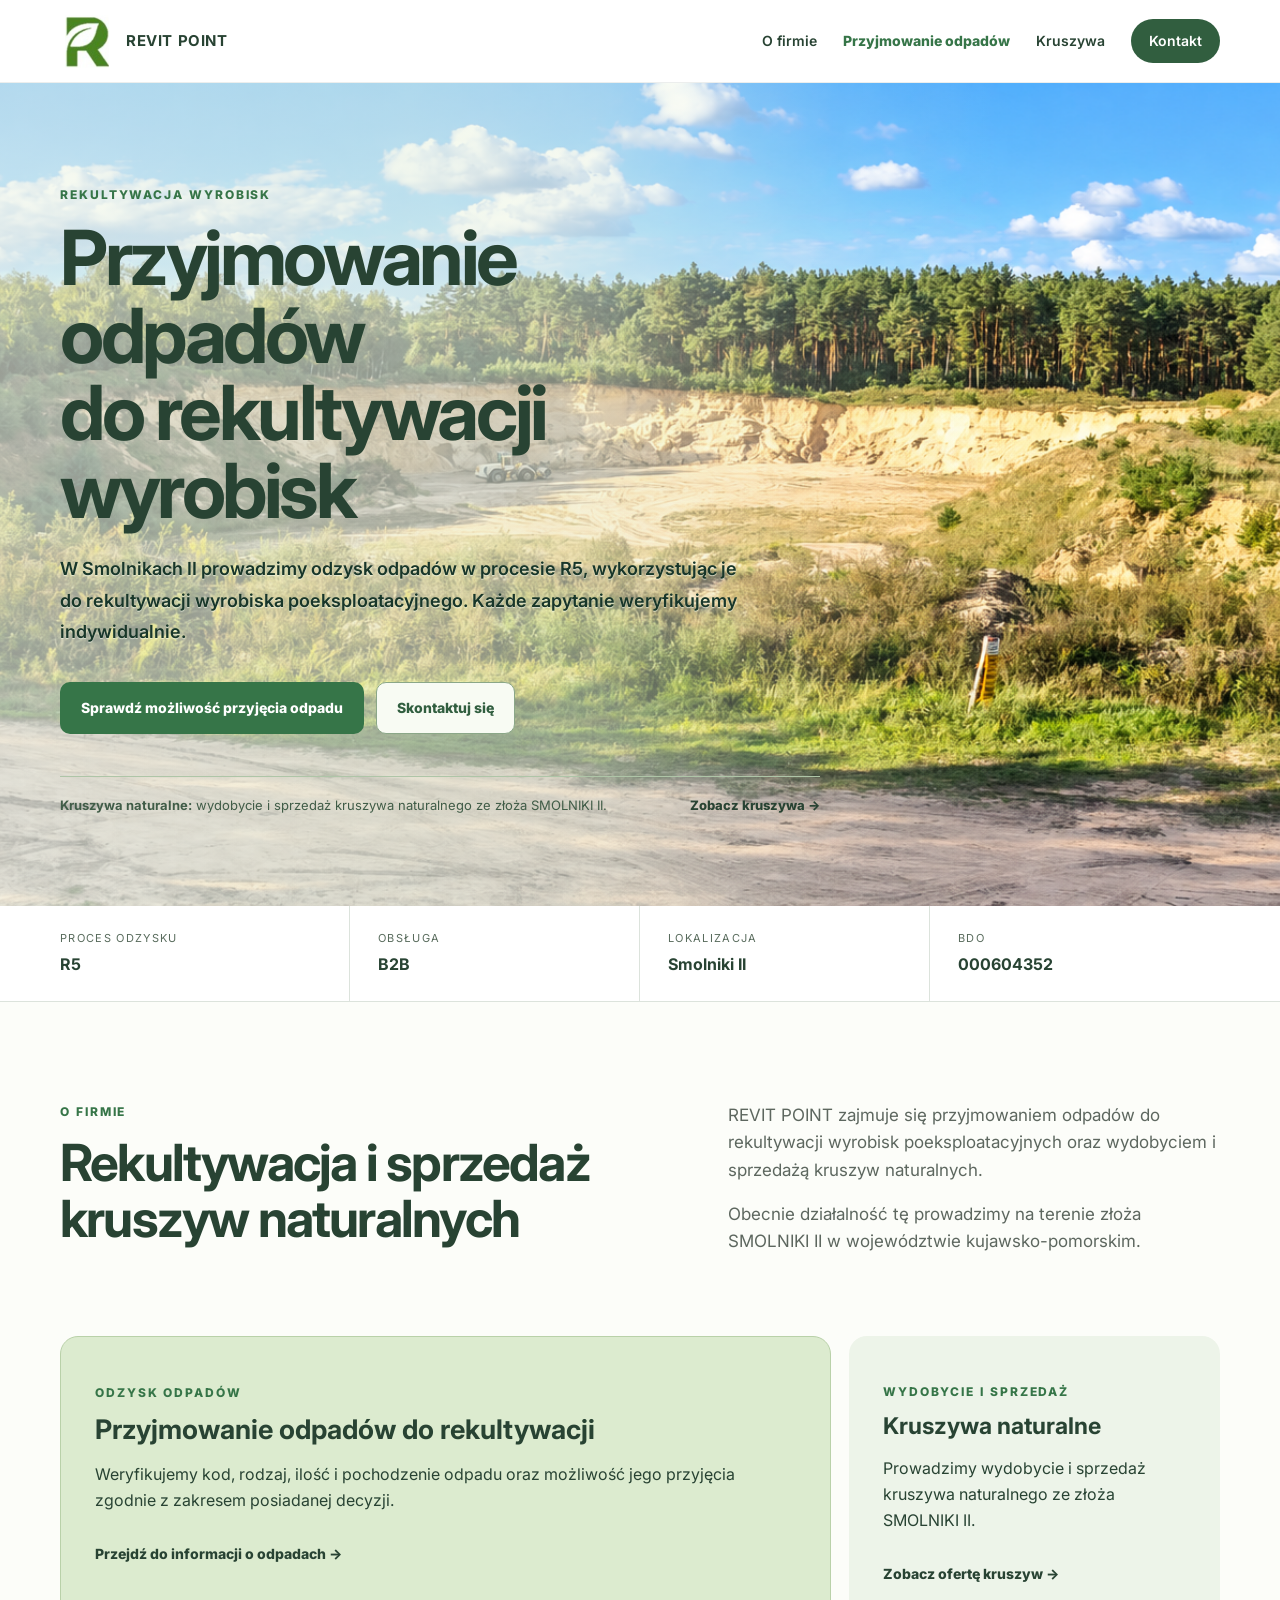
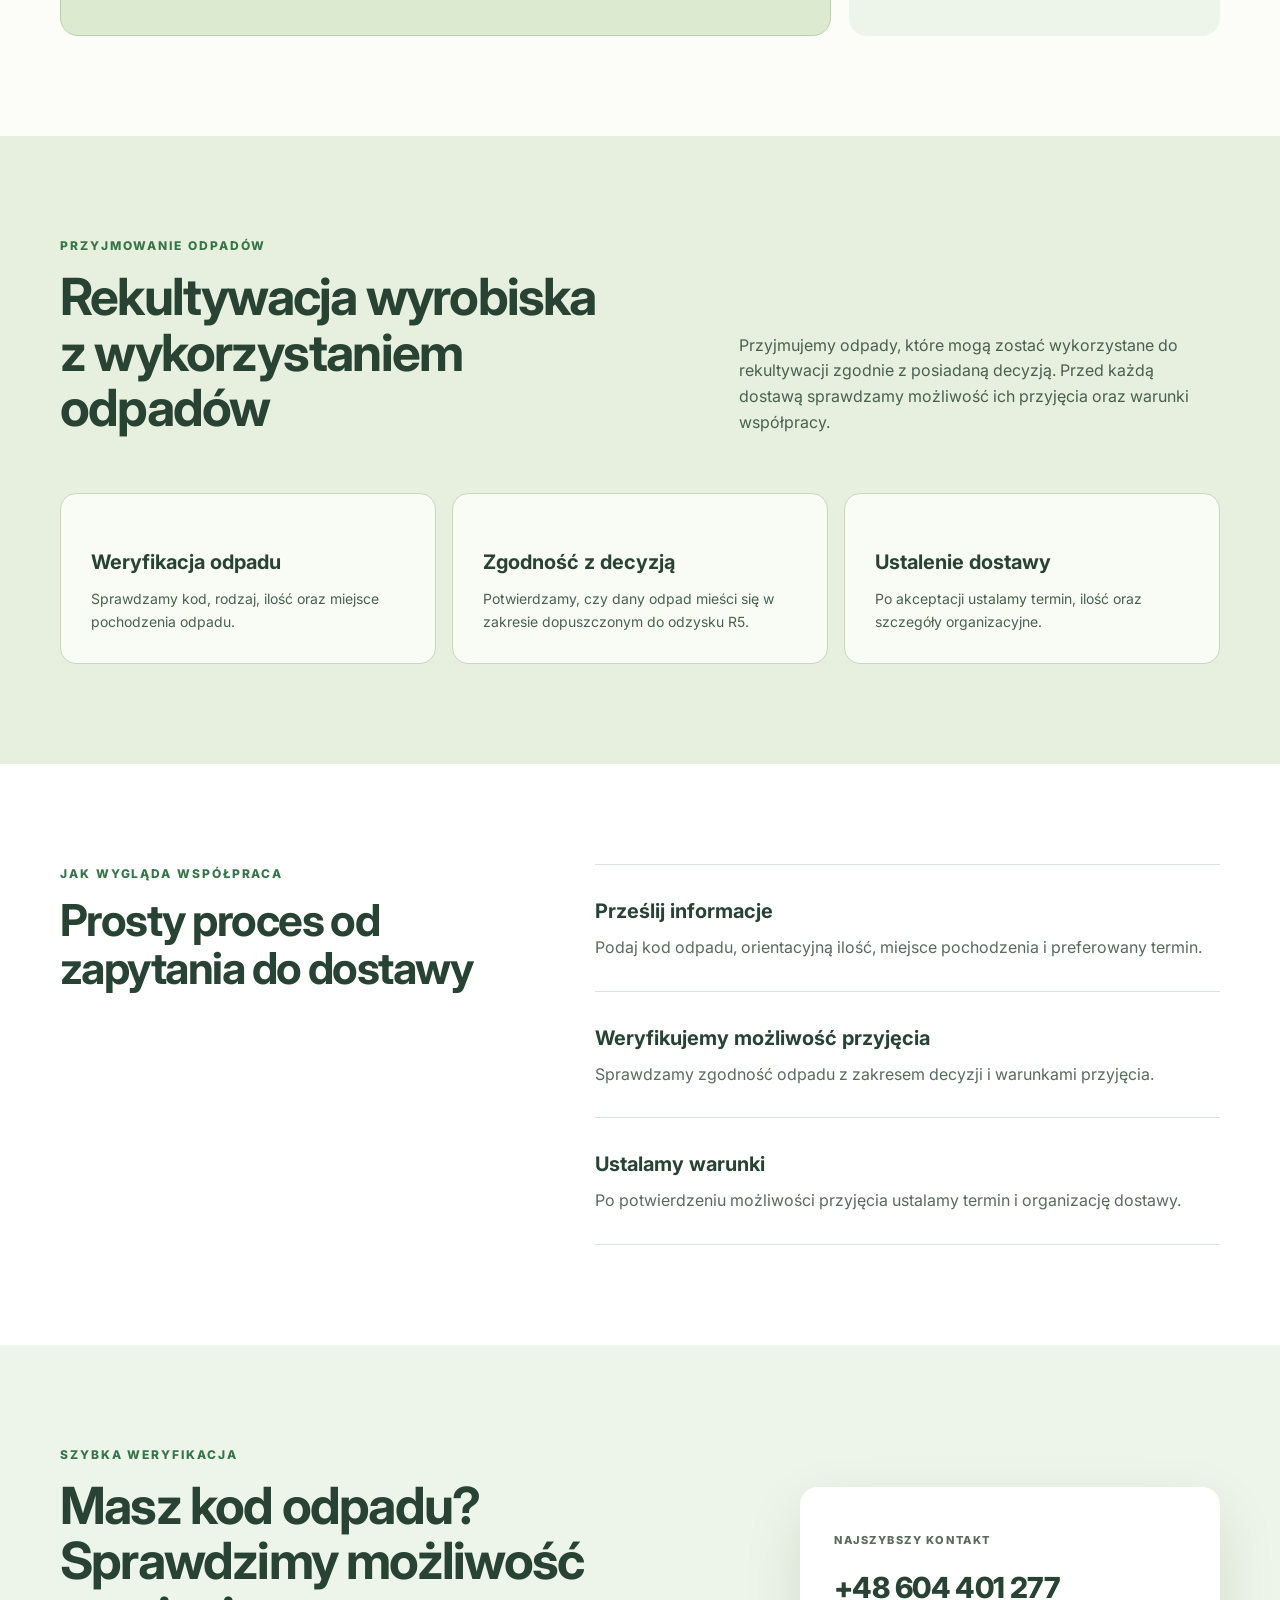
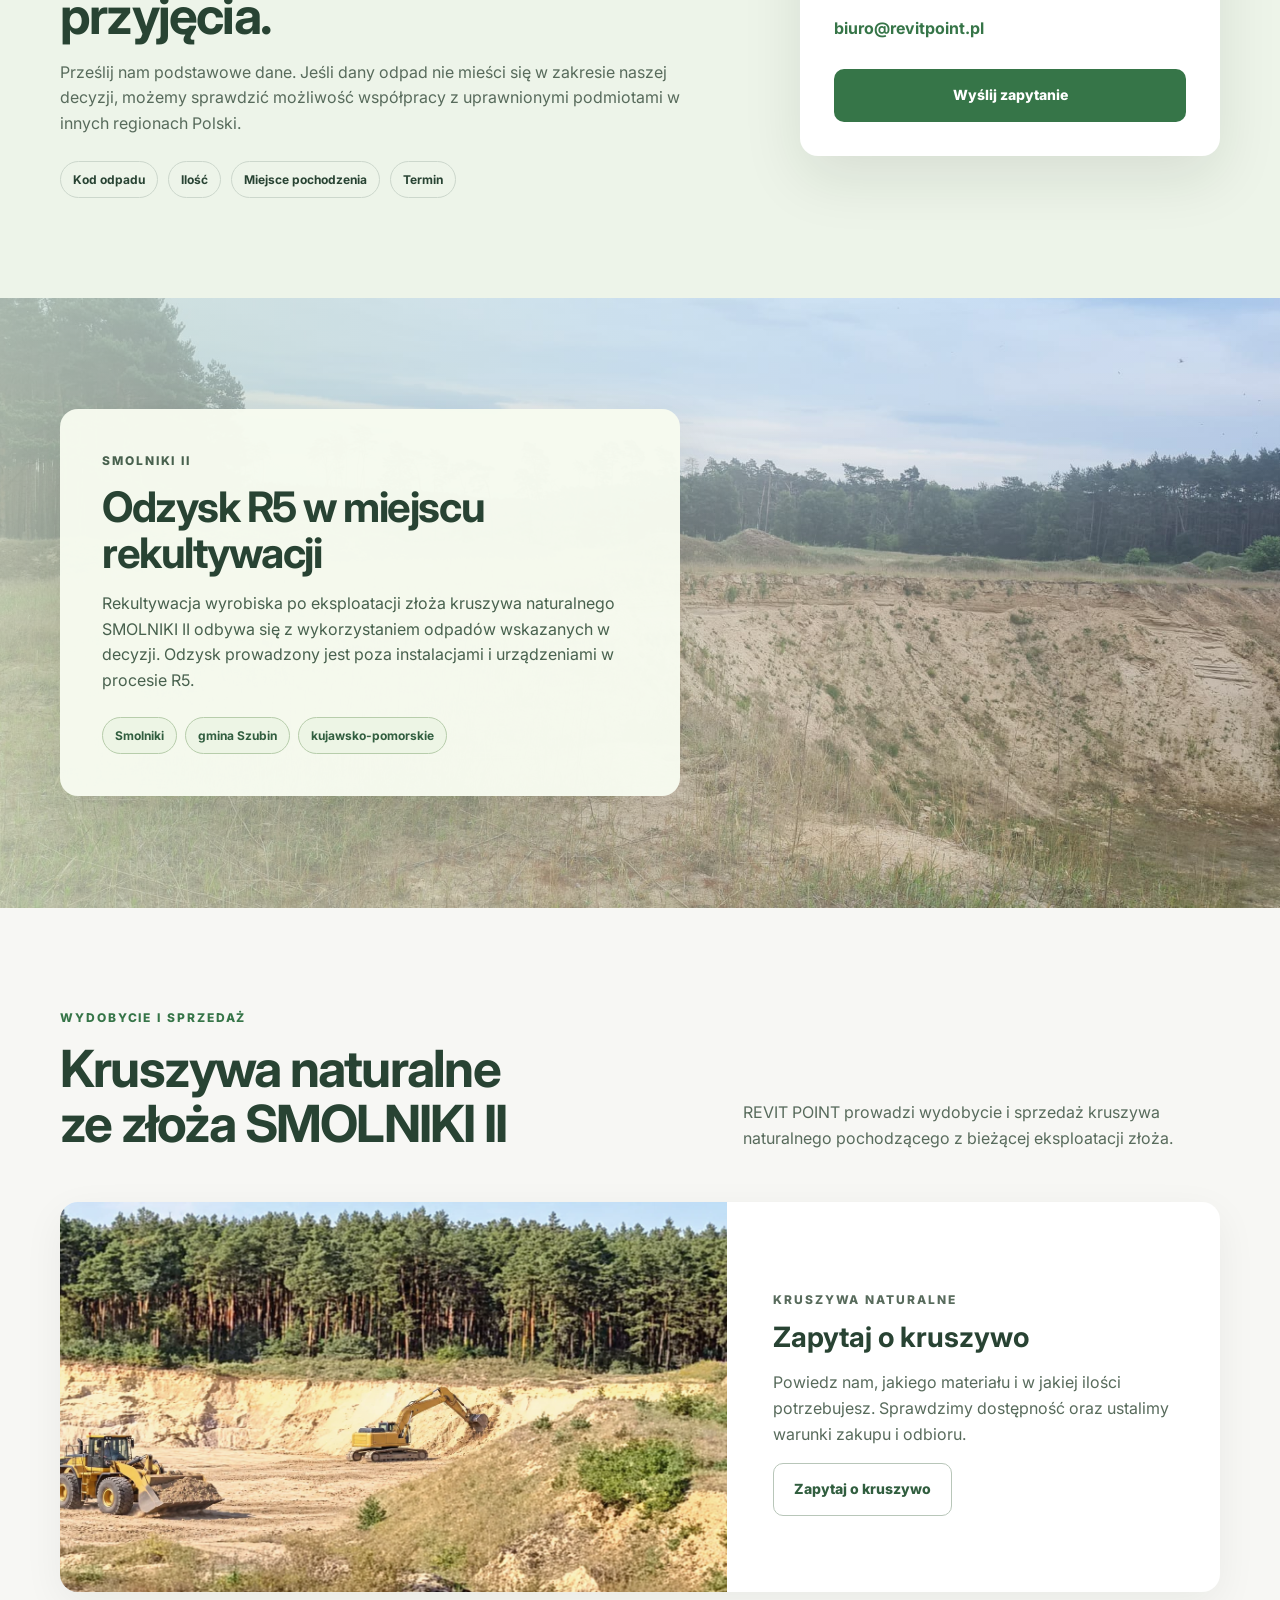
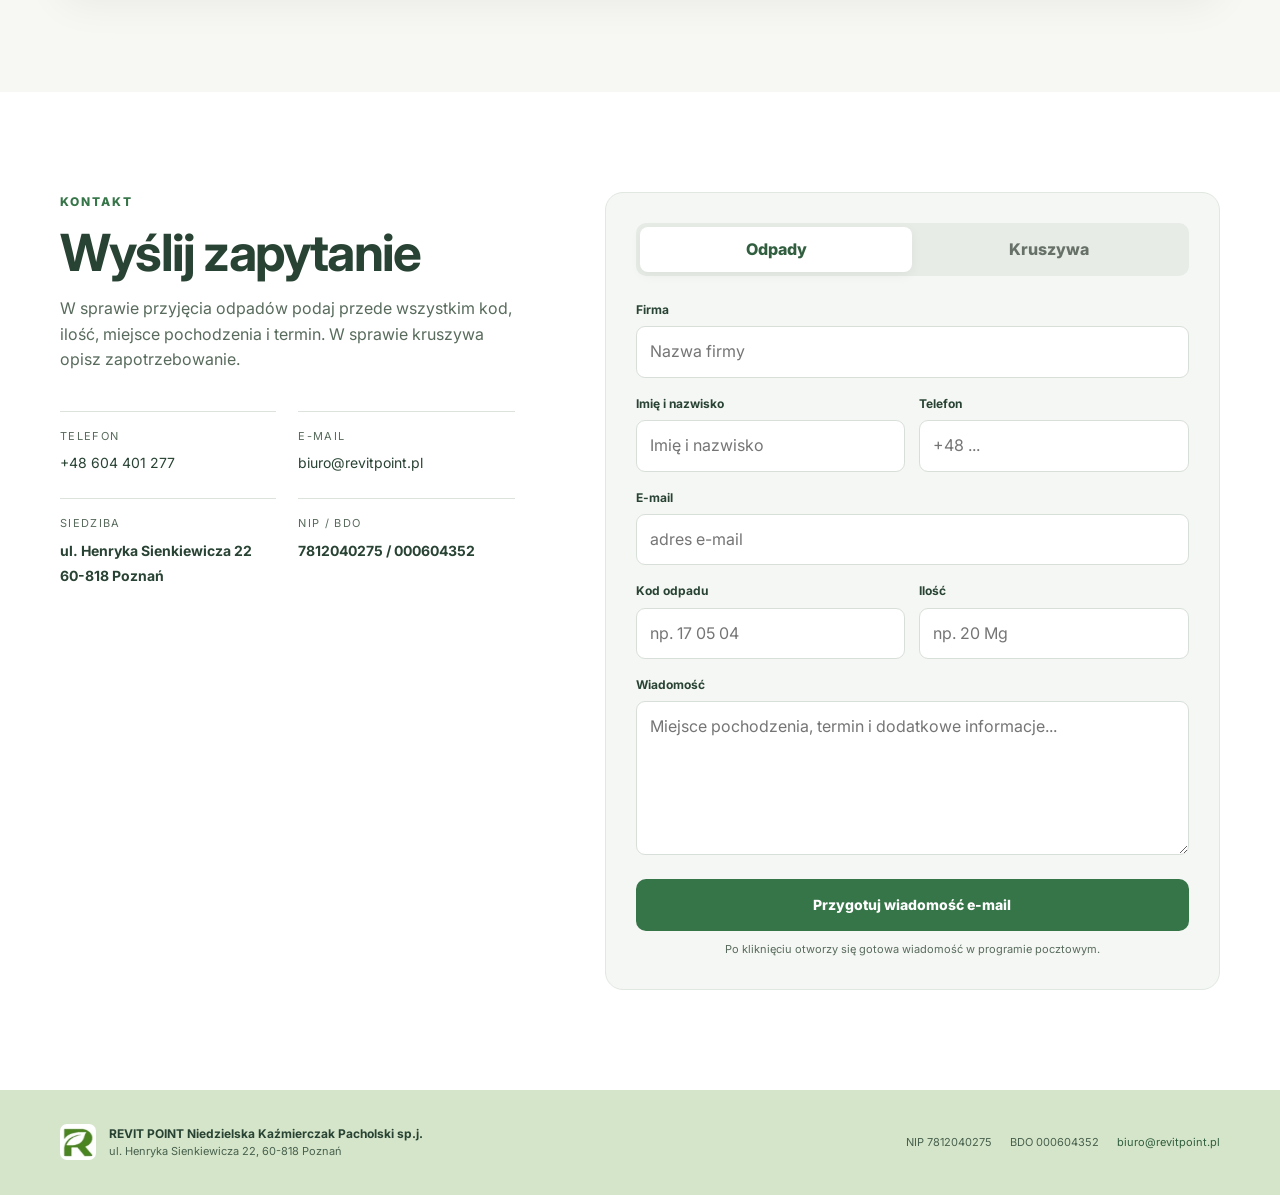
<file: index.html>
<!DOCTYPE html>
<html lang="pl">
<head>
  <meta charset="UTF-8" />
  <meta name="viewport" content="width=device-width, initial-scale=1.0" />
  <title>REVIT POINT | Przyjmowanie odpadów do rekultywacji</title>
  <meta name="description" content="REVIT POINT – przyjmowanie odpadów do rekultywacji wyrobiska SMOLNIKI II w procesie odzysku R5. Dodatkowo wydobycie i sprzedaż kruszywa naturalnego." />
  <meta name="theme-color" content="#e7f0de" />
  <link rel="preconnect" href="https://fonts.googleapis.com">
  <link rel="preconnect" href="https://fonts.gstatic.com" crossorigin>
  <link href="https://fonts.googleapis.com/css2?family=Inter:wght@400;500;600;700;800&display=swap" rel="stylesheet">
  <link rel="stylesheet" href="styles.css?v=20260929-sections" />
</head>
<body>
<header class="site-header">
  <div class="container nav">
    <a href="#top" class="brand">
      <img src="logo.png" alt="REVIT POINT" class="brand-logo">
      <div>
        <strong>REVIT POINT</strong>
      </div>
    </a>

    <button class="menu-toggle" id="menuToggle" aria-label="Otwórz menu">☰</button>

    <nav class="main-nav" id="mainNav">
      <a href="#o-nas">O firmie</a>
      <a href="#odpady" class="nav-main-link">Przyjmowanie odpadów</a>
      <a href="#kruszywa">Kruszywa</a>
      <a href="#kontakt" class="nav-cta">Kontakt</a>
    </nav>
  </div>
</header>

<main id="top">
  <section class="hero">
    <div class="hero-bg"></div>
    <div class="hero-shade"></div>
    <div class="container hero-inner">
      <div class="hero-copy">
        <p class="eyebrow">REKULTYWACJA WYROBISK</p>
        <h1>Przyjmowanie odpadów<br>do rekultywacji wyrobisk</h1>
        <p class="hero-lead">
          W Smolnikach II prowadzimy odzysk odpadów w procesie R5,
          wykorzystując je do rekultywacji wyrobiska poeksploatacyjnego.
          Każde zapytanie weryfikujemy indywidualnie.
        </p>
        <div class="hero-actions">
          <a class="btn btn-primary" href="#odpady">Sprawdź możliwość przyjęcia odpadu</a>
          <a class="btn btn-ghost" href="#kontakt">Skontaktuj się</a>
        </div>
        <div class="hero-secondary-note">
          <p><strong>Kruszywa naturalne:</strong> wydobycie i sprzedaż kruszywa naturalnego ze złoża SMOLNIKI II.</p>
          <a href="#kruszywa">Zobacz kruszywa →</a>
        </div>
      </div>
    </div>
  </section>

  <section class="trust-strip">
    <div class="container trust-grid">
      <div><span>Proces odzysku</span><strong>R5</strong></div>
      <div><span>Obsługa</span><strong>B2B</strong></div>
      <div><span>Lokalizacja</span><strong>Smolniki II</strong></div>
      <div><span>BDO</span><strong>000604352</strong></div>
    </div>
  </section>

  <section class="section" id="o-nas">
    <div class="container intro-grid">
      <div>
        <p class="section-label">O FIRMIE</p>
        <h2>Rekultywacja i sprzedaż kruszyw naturalnych</h2>
      </div>
      <div class="intro-copy">
        <p>
          REVIT POINT zajmuje się przyjmowaniem odpadów do rekultywacji
          wyrobisk poeksploatacyjnych oraz wydobyciem i sprzedażą kruszyw naturalnych.
        </p>
        <p>
          Obecnie działalność tę prowadzimy na terenie złoża SMOLNIKI II
          w województwie kujawsko-pomorskim.
        </p>
      </div>
    </div>

    <div class="container activity-layout">
      <article class="activity activity-primary">
        <div>
          <p class="activity-kicker">ODZYSK ODPADÓW</p>
          <h3>Przyjmowanie odpadów do rekultywacji</h3>
          <p>
            Weryfikujemy kod, rodzaj, ilość i pochodzenie odpadu oraz możliwość
            jego przyjęcia zgodnie z zakresem posiadanej decyzji.
          </p>
          <a href="#odpady">Przejdź do informacji o odpadach →</a>
        </div>
      </article>

      <article class="activity activity-secondary">
        <div>
          <p class="activity-kicker">WYDOBYCIE I SPRZEDAŻ</p>
          <h3>Kruszywa naturalne</h3>
          <p>
            Prowadzimy wydobycie i sprzedaż kruszywa naturalnego ze złoża
            SMOLNIKI II.
          </p>
          <a href="#kruszywa">Zobacz ofertę kruszyw →</a>
        </div>
      </article>
    </div>
  </section>

  <section class="section waste-section" id="odpady">
    <div class="container section-heading">
      <div>
        <p class="section-label section-label-light">PRZYJMOWANIE ODPADÓW</p>
        <h2>Rekultywacja wyrobiska<br>z wykorzystaniem odpadów</h2>
      </div>
      <p class="section-description light">
        Przyjmujemy odpady, które mogą zostać wykorzystane do rekultywacji
        zgodnie z posiadaną decyzją. Przed każdą dostawą sprawdzamy możliwość
        ich przyjęcia oraz warunki współpracy.
      </p>
    </div>


    <div class="container feature-row">
      <article class="dark-card">
        <h3>Weryfikacja odpadu</h3>
        <p>Sprawdzamy kod, rodzaj, ilość oraz miejsce pochodzenia odpadu.</p>
      </article>
      <article class="dark-card">
        <h3>Zgodność z decyzją</h3>
        <p>Potwierdzamy, czy dany odpad mieści się w zakresie dopuszczonym do odzysku R5.</p>
      </article>
      <article class="dark-card">
        <h3>Ustalenie dostawy</h3>
        <p>Po akceptacji ustalamy termin, ilość oraz szczegóły organizacyjne.</p>
      </article>
    </div>
  </section>

  <section class="section process-section">
    <div class="container process-grid">
      <div class="process-title">
        <p class="section-label">JAK WYGLĄDA WSPÓŁPRACA</p>
        <h2>Prosty proces od zapytania do dostawy</h2>
      </div>

      <div class="process-steps">
        <div class="step">
          <div>
            <h3>Prześlij informacje</h3>
            <p>Podaj kod odpadu, orientacyjną ilość, miejsce pochodzenia i preferowany termin.</p>
          </div>
        </div>
        <div class="step">
          <div>
            <h3>Weryfikujemy możliwość przyjęcia</h3>
            <p>Sprawdzamy zgodność odpadu z zakresem decyzji i warunkami przyjęcia.</p>
          </div>
        </div>
        <div class="step">
          <div>
            <h3>Ustalamy warunki</h3>
            <p>Po potwierdzeniu możliwości przyjęcia ustalamy termin i organizację dostawy.</p>
          </div>
        </div>
      </div>
    </div>
  </section>

  <section class="section verify-section">
    <div class="container verify-grid">
      <div>
        <p class="section-label">SZYBKA WERYFIKACJA</p>
        <h2>Masz kod odpadu?<br>Sprawdzimy możliwość przyjęcia.</h2>
        <p>
          Prześlij nam podstawowe dane. Jeśli dany odpad nie mieści się
          w zakresie naszej decyzji, możemy sprawdzić możliwość współpracy
          z uprawnionymi podmiotami w innych regionach Polski.
        </p>
        <div class="tags">
          <span>Kod odpadu</span><span>Ilość</span><span>Miejsce pochodzenia</span><span>Termin</span>
        </div>
      </div>
      <aside class="verify-card">
        <p>NAJSZYBSZY KONTAKT</p>
        <a class="big-contact" href="tel:+48604401277">+48 604 401 277</a>
        <a class="mail-contact" href="mailto:biuro@revitpoint.pl">biuro@revitpoint.pl</a>
        <a class="btn btn-primary full" href="#kontakt">Wyślij zapytanie</a>
      </aside>
    </div>
  </section>

  <section class="location-section">
    <div class="location-image"></div>
    <div class="container location-inner">
      <div class="location-panel">
        <p class="section-label section-label-light">SMOLNIKI II</p>
        <h2>Odzysk R5 w miejscu rekultywacji</h2>
        <p>
          Rekultywacja wyrobiska po eksploatacji złoża kruszywa naturalnego
          SMOLNIKI II odbywa się z wykorzystaniem odpadów wskazanych w decyzji.
          Odzysk prowadzony jest poza instalacjami i urządzeniami w procesie R5.
        </p>
        <div class="location-pills">
          <span>Smolniki</span><span>gmina Szubin</span><span>kujawsko-pomorskie</span>
        </div>
      </div>
    </div>
  </section>

  <section class="section aggregates-section" id="kruszywa">
    <div class="container aggregates-head">
      <div>
        <p class="section-label">WYDOBYCIE I SPRZEDAŻ</p>
        <h2>Kruszywa naturalne<br>ze złoża SMOLNIKI II</h2>
      </div>
      <p>
        REVIT POINT prowadzi wydobycie i sprzedaż
        kruszywa naturalnego pochodzącego z bieżącej eksploatacji złoża.
      </p>
    </div>

    <div class="container aggregates-card">
      <figure>
        <img src="kruszywa.webp" alt="Wyrobisko i maszyny w Smolnikach II" loading="lazy">
      </figure>
      <div class="aggregates-content">
        <p class="small-label">KRUSZYWA NATURALNE</p>
        <h3>Zapytaj o kruszywo</h3>
        <p>
          Powiedz nam, jakiego materiału i w jakiej ilości potrzebujesz.
          Sprawdzimy dostępność oraz ustalimy warunki zakupu i odbioru.
        </p>
        <a class="btn btn-outline" href="#kontakt">Zapytaj o kruszywo</a>
      </div>
    </div>
  </section>

  <section class="section contact-section" id="kontakt">
    <div class="container contact-grid">
      <div>
        <p class="section-label">KONTAKT</p>
        <h2>Wyślij zapytanie</h2>
        <p class="contact-lead">
          W sprawie przyjęcia odpadów podaj przede wszystkim kod, ilość,
          miejsce pochodzenia i termin. W sprawie kruszywa opisz zapotrzebowanie.
        </p>

        <div class="contact-details">
          <div>
            <span>Telefon</span>
            <a href="tel:+48604401277">+48 604 401 277</a>
          </div>
          <div>
            <span>E-mail</span>
            <a href="mailto:biuro@revitpoint.pl">biuro@revitpoint.pl</a>
          </div>
          <div>
            <span>Siedziba</span>
            <strong>ul. Henryka Sienkiewicza 22<br>60-818 Poznań</strong>
          </div>
          <div>
            <span>NIP / BDO</span>
            <strong>7812040275 / 000604352</strong>
          </div>
        </div>
      </div>

      <div class="form-card">
        <div class="form-switch">
          <button type="button" class="switch-btn active" data-type="odpady">Odpady</button>
          <button type="button" class="switch-btn" data-type="kruszywa">Kruszywa</button>
        </div>

        <form id="quickForm">
          <input type="hidden" id="inquiryType" value="odpady">

          <div class="form-row">
            <label for="company">Firma</label>
            <input id="company" type="text" placeholder="Nazwa firmy">
          </div>

          <div class="form-row two">
            <div>
              <label for="name">Imię i nazwisko</label>
              <input id="name" type="text" placeholder="Imię i nazwisko">
            </div>
            <div>
              <label for="phone">Telefon</label>
              <input id="phone" type="text" placeholder="+48 ...">
            </div>
          </div>

          <div class="form-row">
            <label for="email">E-mail</label>
            <input id="email" type="email" placeholder="adres e-mail">
          </div>

          <div class="form-row two waste-fields">
            <div>
              <label for="waste">Kod odpadu</label>
              <input id="waste" type="text" placeholder="np. 17 05 04">
            </div>
            <div>
              <label for="amount">Ilość</label>
              <input id="amount" type="text" placeholder="np. 20 Mg">
            </div>
          </div>

          <div class="form-row">
            <label for="message">Wiadomość</label>
            <textarea id="message" rows="5" placeholder="Miejsce pochodzenia, termin i dodatkowe informacje..."></textarea>
          </div>

          <button type="submit" class="btn btn-primary full">Przygotuj wiadomość e-mail</button>
          <p class="form-note">Po kliknięciu otworzy się gotowa wiadomość w programie pocztowym.</p>
        </form>
      </div>
    </div>
  </section>
</main>

<footer class="footer">
  <div class="container footer-inner">
    <div class="footer-brand">
      <img src="logo.png" alt="REVIT POINT">
      <div>
        <strong>REVIT POINT Niedzielska Kaźmierczak Pacholski sp.j.</strong>
        <span>ul. Henryka Sienkiewicza 22, 60-818 Poznań</span>
      </div>
    </div>
    <div class="footer-meta">
      <span>NIP 7812040275</span>
      <span>BDO 000604352</span>
      <a href="mailto:biuro@revitpoint.pl">biuro@revitpoint.pl</a>
    </div>
  </div>
</footer>

<script src="script.js"></script>
</body>
</html>
</file>
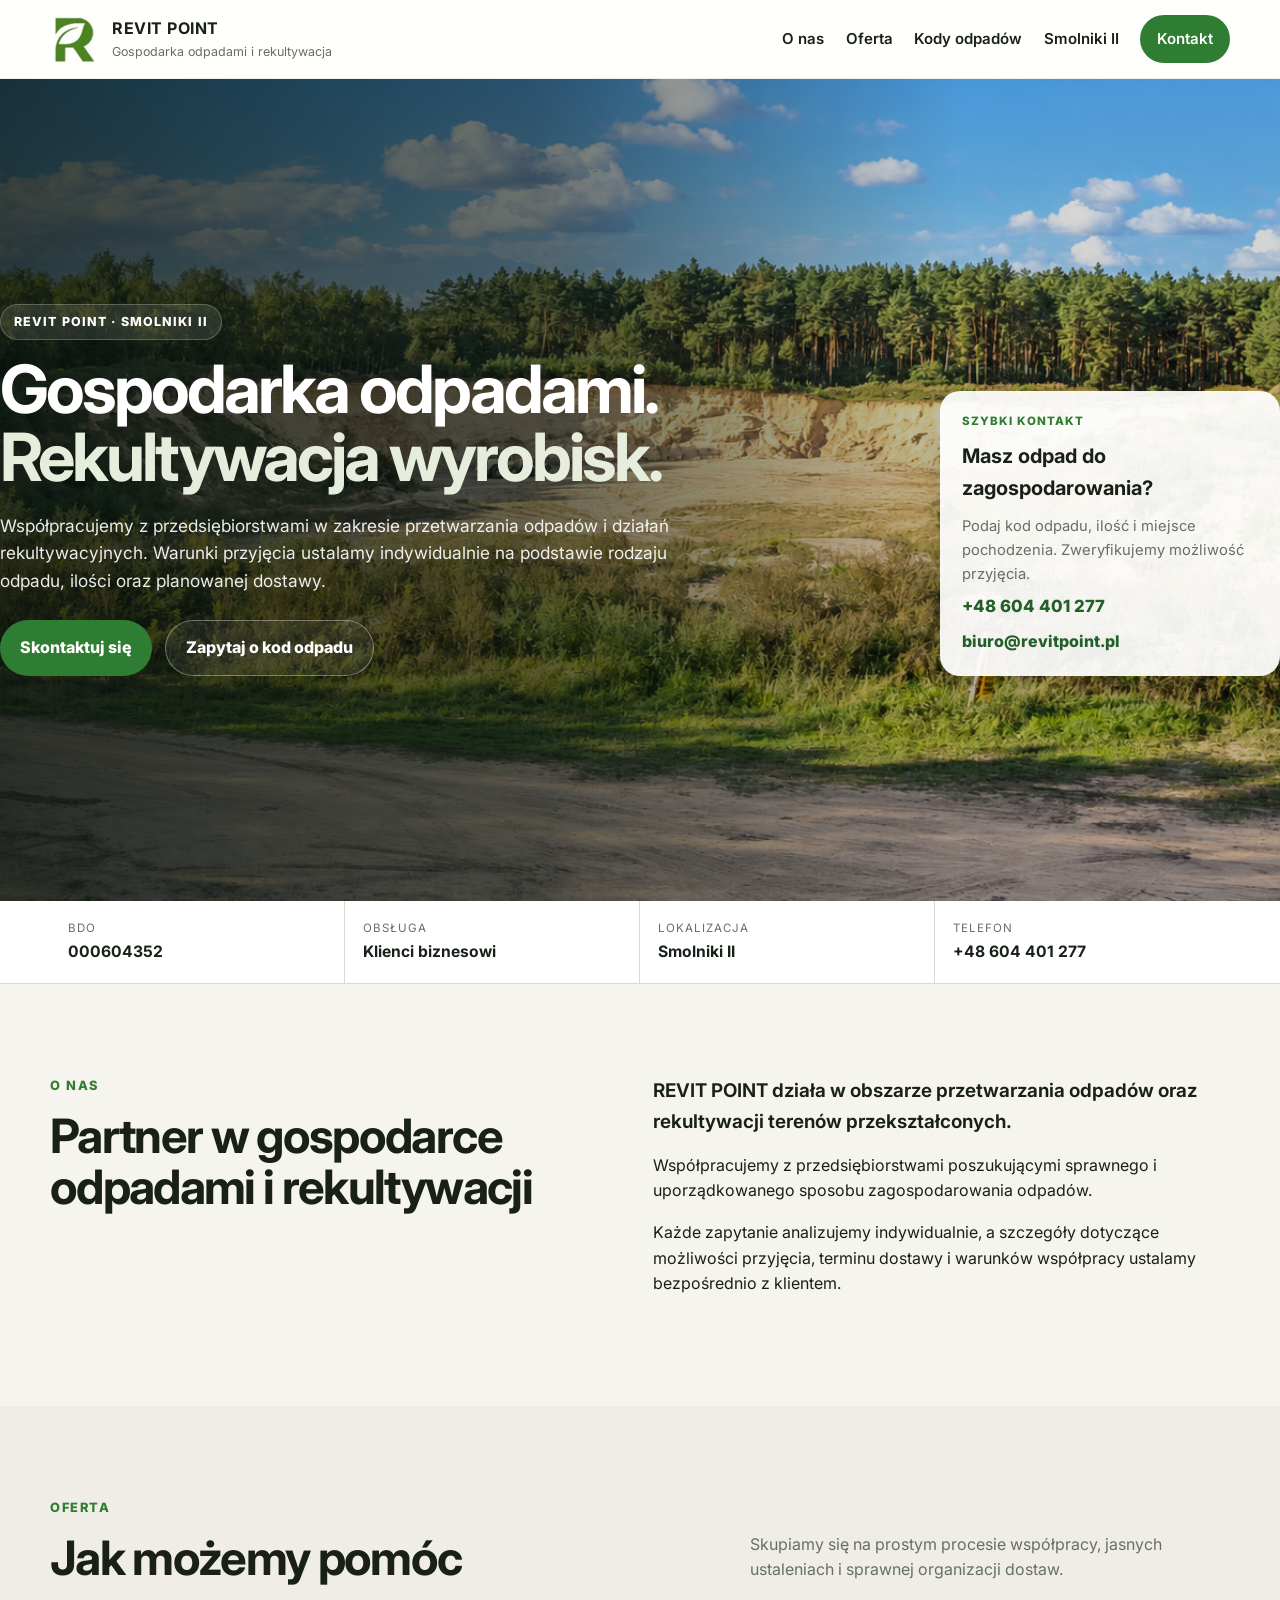
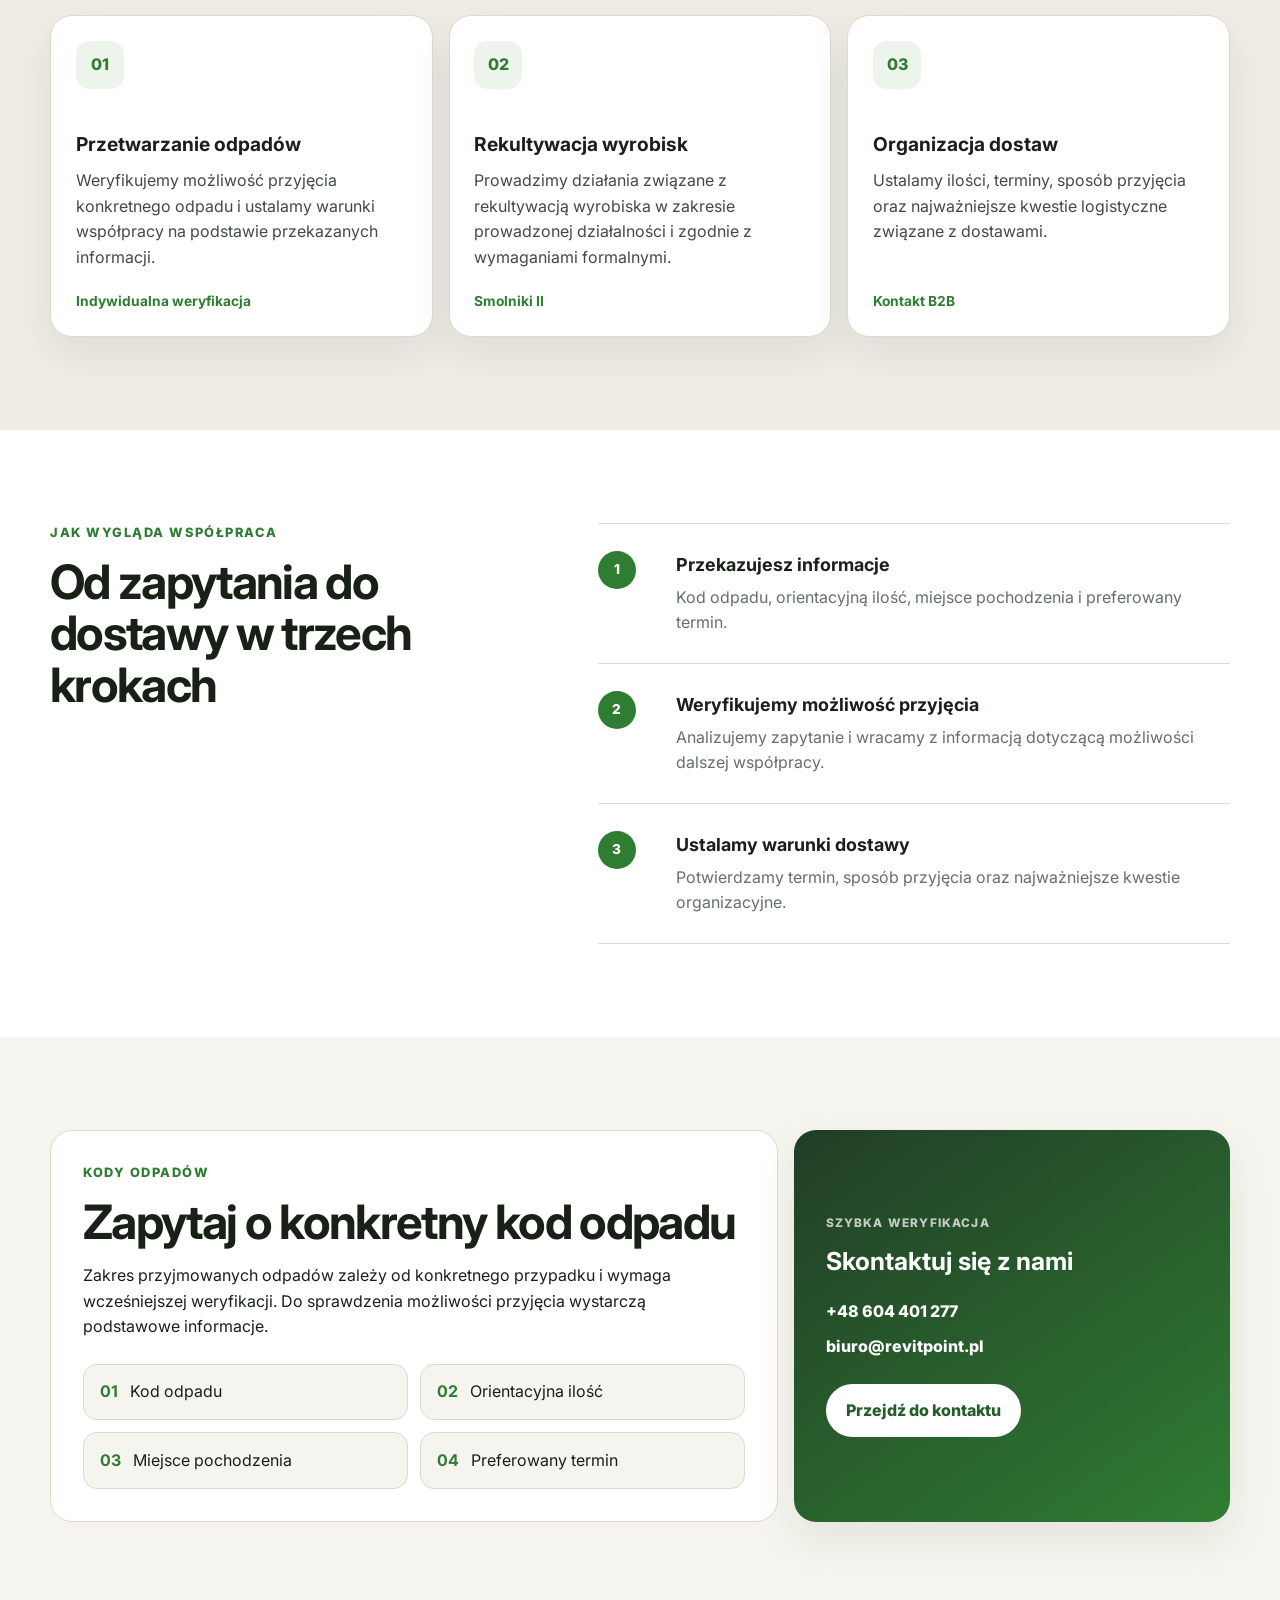
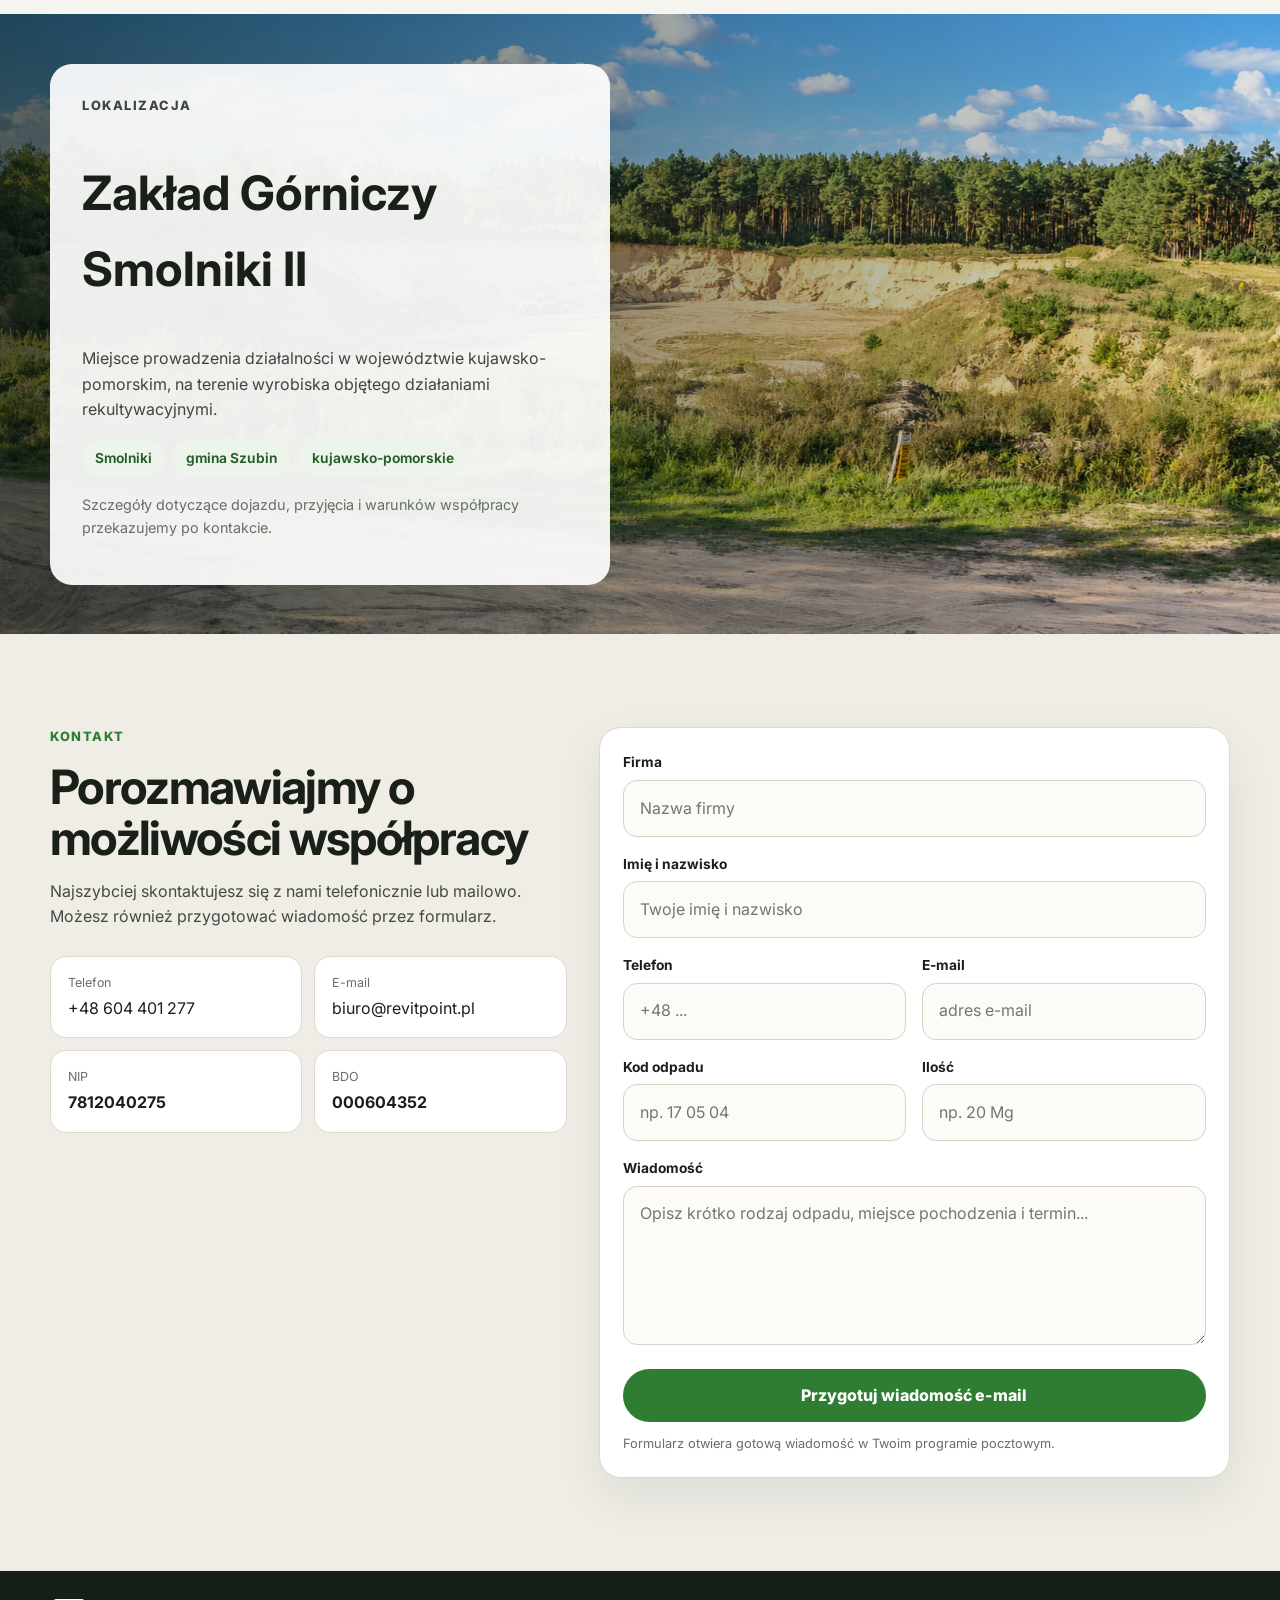
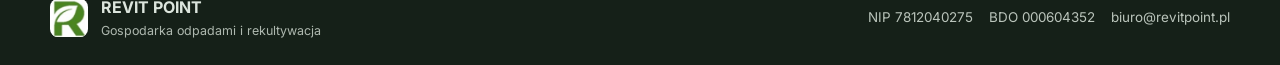
<file: index_revitpoint_fixed.html>
<!DOCTYPE html>
<html lang="pl">
<head>
  <meta charset="UTF-8" />
  <meta name="viewport" content="width=device-width, initial-scale=1.0" />
  <title>REVIT POINT | Gospodarka odpadami i rekultywacja</title>
  <meta name="description" content="REVIT POINT – przetwarzanie odpadów, rekultywacja wyrobisk i współpraca z przedsiębiorstwami w zakresie zagospodarowania odpadów." />
  <meta name="theme-color" content="#2f7d32" />
  <link rel="preconnect" href="https://fonts.googleapis.com">
  <link rel="preconnect" href="https://fonts.gstatic.com" crossorigin>
  <link href="https://fonts.googleapis.com/css2?family=Inter:wght@400;500;600;700;800&display=swap" rel="stylesheet">

  <style>
    :root{
      --green:#2f7d32;
      --green-dark:#245f28;
      --green-soft:#edf4ec;
      --ink:#182018;
      --muted:#657066;
      --bg:#f6f4ee;
      --white:#ffffff;
      --line:#ded9cd;
      --shadow:0 18px 45px rgba(22,35,24,.08);
      --radius:22px;
      --container:1180px;
    }

    *{box-sizing:border-box}
    html{scroll-behavior:smooth}
    body{
      margin:0;
      font-family:'Inter',system-ui,-apple-system,BlinkMacSystemFont,'Segoe UI',sans-serif;
      color:var(--ink);
      background:var(--bg);
      line-height:1.6;
      overflow-x:hidden;
    }
    img{display:block;max-width:100%}
    a{text-decoration:none;color:inherit}
    button,input,textarea{font:inherit}
    .container{width:min(var(--container),calc(100% - 2rem));margin-inline:auto}

    /* HEADER */
    .site-header{
      position:sticky;
      top:0;
      z-index:100;
      background:rgba(255,255,255,.94);
      backdrop-filter:blur(12px);
      border-bottom:1px solid rgba(0,0,0,.06);
    }
    .nav{
      min-height:78px;
      display:flex;
      align-items:center;
      justify-content:space-between;
      gap:1rem;
    }
    .brand{display:flex;align-items:center;gap:.9rem}
    .brand-logo{width:48px;height:48px;object-fit:contain}
    .brand-copy{display:flex;flex-direction:column}
    .brand-copy strong{font-size:1rem;letter-spacing:.03em}
    .brand-copy span{font-size:.78rem;color:var(--muted)}
    .main-nav{display:flex;align-items:center;gap:1.35rem}
    .main-nav a{font-size:.94rem;font-weight:600}
    .nav-cta{
      padding:.72rem 1.05rem;
      color:#fff!important;
      background:var(--green);
      border-radius:999px;
    }
    .menu-toggle{
      display:none;
      border:0;
      background:transparent;
      font-size:1.55rem;
      cursor:pointer;
    }

    /* HERO */
    .hero{
      position:relative;
      min-height:690px;
      height:calc(100vh - 78px);
      max-height:830px;
      display:flex;
      align-items:center;
      overflow:hidden;
    }
    .hero-media,.hero-overlay{position:absolute;inset:0}
    .hero-media img{width:100%;height:100%;object-fit:cover}
    .hero-overlay{
      background:
        linear-gradient(90deg,rgba(12,21,14,.80) 0%,rgba(12,21,14,.58) 42%,rgba(12,21,14,.12) 75%),
        linear-gradient(180deg,rgba(0,0,0,.03),rgba(0,0,0,.18));
    }
    .hero-inner{
      position:relative;
      z-index:2;
      color:#fff;
      display:grid;
      grid-template-columns:minmax(0,1.4fr) minmax(260px,.6fr);
      gap:4rem;
      align-items:end;
      width:100%;
    }
    .hero-copy{max-width:760px}
    .hero-kicker{
      display:inline-flex;
      padding:.44rem .8rem;
      border-radius:999px;
      border:1px solid rgba(255,255,255,.22);
      background:rgba(255,255,255,.10);
      font-size:.78rem;
      font-weight:800;
      letter-spacing:.09em;
      text-transform:uppercase;
      margin-bottom:1rem;
    }
    .hero h1{
      font-size:clamp(2.7rem,5.2vw,5rem);
      line-height:1.02;
      letter-spacing:-.045em;
      margin:0;
      max-width:780px;
    }
    .hero h1 span{display:block;color:#e7eddc}
    .hero-lead{
      max-width:680px;
      margin:1.25rem 0 0;
      font-size:1.08rem;
      color:rgba(255,255,255,.91);
    }
    .hero-actions{display:flex;gap:.8rem;flex-wrap:wrap;margin-top:1.6rem}

    .btn{
      display:inline-flex;
      align-items:center;
      justify-content:center;
      min-height:50px;
      padding:.88rem 1.25rem;
      border-radius:999px;
      font-weight:800;
      border:0;
      cursor:pointer;
      transition:.2s ease;
    }
    .btn:hover{transform:translateY(-1px)}
    .btn-primary{background:var(--green);color:#fff}
    .btn-primary:hover{background:var(--green-dark)}
    .btn-outline{
      color:#fff;
      border:1px solid rgba(255,255,255,.35);
      background:rgba(255,255,255,.06);
    }

    .hero-side{
      justify-self:end;
      width:min(340px,100%);
      background:rgba(255,255,255,.93);
      color:var(--ink);
      border-radius:20px;
      padding:1.35rem;
      box-shadow:0 20px 55px rgba(0,0,0,.16);
    }
    .hero-side-label{
      display:block;
      text-transform:uppercase;
      letter-spacing:.09em;
      font-size:.72rem;
      color:var(--green);
      font-weight:800;
      margin-bottom:.6rem;
    }
    .hero-side h3{margin:.1rem 0 .7rem;font-size:1.25rem}
    .hero-side p{margin:0;color:var(--muted);font-size:.92rem}
    .hero-side a{
      display:block;
      margin-top:.6rem;
      font-weight:800;
      color:var(--green-dark);
    }
    .hero-phone{
      white-space:nowrap;
      font-size:1.05rem;
      line-height:1.2;
      display:inline-block!important;
    }

    /* TRUST / FACTS */
    .facts{
      background:#fff;
      border-bottom:1px solid var(--line);
    }
    .facts-grid{
      display:grid;
      grid-template-columns:repeat(4,1fr);
    }
    .fact{
      padding:1.1rem 1.15rem;
      border-right:1px solid var(--line);
    }
    .fact:last-child{border-right:0}
    .fact span{
      display:block;
      color:var(--muted);
      font-size:.72rem;
      text-transform:uppercase;
      letter-spacing:.08em;
      margin-bottom:.15rem;
    }
    .fact strong{font-size:.98rem}

    /* GENERAL */
    .section{padding:5.8rem 0}
    .section-light{background:#fff}
    .section-muted{background:#efede6}
    .section-label{
      margin:0 0 .8rem;
      color:var(--green);
      font-size:.8rem;
      font-weight:800;
      letter-spacing:.12em;
      text-transform:uppercase;
    }
    .section h2{
      margin:0;
      font-size:clamp(2rem,3.7vw,3.45rem);
      line-height:1.08;
      letter-spacing:-.035em;
    }

    /* ABOUT */
    .about-grid{
      display:grid;
      grid-template-columns:.95fr 1.05fr;
      gap:5rem;
      align-items:start;
    }
    .about-copy{max-width:660px}
    .about-copy .lead{font-size:1.18rem;font-weight:650;margin-top:0}
    .about-copy p{margin:0 0 1rem}

    /* SERVICES */
    .section-heading{
      display:flex;
      justify-content:space-between;
      gap:2rem;
      align-items:end;
      margin-bottom:2rem;
    }
    .section-heading>p{
      max-width:480px;
      margin:0;
      color:var(--muted);
    }
    .service-grid{
      display:grid;
      grid-template-columns:repeat(3,1fr);
      gap:1rem;
    }
    .service-card{
      min-height:300px;
      background:#fff;
      border:1px solid var(--line);
      border-radius:var(--radius);
      padding:1.55rem;
      box-shadow:var(--shadow);
      display:flex;
      flex-direction:column;
    }
    .service-no{
      width:48px;height:48px;
      display:grid;place-items:center;
      border-radius:14px;
      background:var(--green-soft);
      color:var(--green);
      font-weight:800;
      margin-bottom:2.5rem;
    }
    .service-card h3{font-size:1.2rem;margin:0 0 .55rem}
    .service-card p{margin:0;color:#424b43}
    .service-card .service-foot{
      margin-top:auto;
      padding-top:1.2rem;
      color:var(--green);
      font-size:.86rem;
      font-weight:700;
    }

    /* PROCESS */
    .process-wrap{
      display:grid;
      grid-template-columns:.85fr 1.15fr;
      gap:5rem;
      align-items:start;
    }
    .process-list{border-top:1px solid var(--line)}
    .process-row{
      display:grid;
      grid-template-columns:62px 1fr;
      gap:1rem;
      padding:1.7rem 0;
      border-bottom:1px solid var(--line);
    }
    .process-num{
      width:38px;height:38px;
      display:grid;place-items:center;
      background:var(--green);
      color:#fff;
      border-radius:50%;
      font-weight:800;
      font-size:.85rem;
    }
    .process-row h3{margin:0 0 .3rem;font-size:1.12rem}
    .process-row p{margin:0;color:var(--muted)}

    /* WASTE */
    .waste-grid{
      display:grid;
      grid-template-columns:1.25fr .75fr;
      gap:1rem;
      align-items:stretch;
    }
    .waste-main{
      background:#fff;
      border:1px solid var(--line);
      border-radius:var(--radius);
      padding:2rem;
    }
    .waste-main p{max-width:700px}
    .waste-items{
      display:grid;
      grid-template-columns:1fr 1fr;
      gap:.75rem;
      margin-top:1.5rem;
    }
    .waste-items div{
      display:flex;
      align-items:center;
      gap:.75rem;
      padding:.9rem 1rem;
      background:var(--bg);
      border:1px solid var(--line);
      border-radius:14px;
    }
    .waste-items strong{color:var(--green)}
    .waste-contact{
      border-radius:var(--radius);
      padding:2rem;
      background:linear-gradient(145deg,#213d26,#2f7d32);
      color:#fff;
      display:flex;
      flex-direction:column;
      justify-content:center;
      box-shadow:var(--shadow);
    }
    .waste-contact .mini{
      font-size:.74rem;
      text-transform:uppercase;
      letter-spacing:.1em;
      color:rgba(255,255,255,.72);
      font-weight:800;
      margin-bottom:.4rem;
    }
    .waste-contact h3{font-size:1.55rem;margin:.15rem 0 .8rem}
    .waste-contact a:not(.btn){font-weight:800;margin:.3rem 0}
    .waste-contact .btn{
      margin-top:1.2rem;
      width:max-content;
      background:#fff;
      color:var(--green-dark);
    }

    /* LOCATION */
    .location{
      position:relative;
      min-height:620px;
      display:flex;
      align-items:center;
      overflow:hidden;
    }
    .location-media,.location-overlay{position:absolute;inset:0}
    .location-media img{width:100%;height:100%;object-fit:cover}
    .location-overlay{
      background:linear-gradient(90deg,rgba(14,24,15,.68),rgba(14,24,15,.12));
    }
    .location-inner{position:relative;z-index:2}
    .location-card{
      width:min(560px,100%);
      padding:2rem;
      border-radius:var(--radius);
      background:rgba(255,255,255,.92);
      box-shadow:var(--shadow);
    }
    .location-card h2{font-size:clamp(2rem,3.7vw,3.3rem)}
    .location-card p{color:#3e473f}
    .location-tags{
      display:flex;
      gap:.55rem;
      flex-wrap:wrap;
      margin:1rem 0;
    }
    .location-tags span{
      padding:.5rem .8rem;
      background:var(--green-soft);
      color:var(--green-dark);
      border-radius:999px;
      font-weight:650;
      font-size:.86rem;
    }
    .location-note{font-size:.9rem;color:var(--muted)!important}

    /* CONTACT */
    .contact-grid{
      display:grid;
      grid-template-columns:.9fr 1.1fr;
      gap:2rem;
      align-items:start;
    }
    .contact-lead{max-width:500px;color:#424b43}
    .contact-data{
      display:grid;
      grid-template-columns:1fr 1fr;
      gap:.75rem;
      margin-top:1.6rem;
    }
    .contact-data div{
      padding:1rem 1.05rem;
      background:#fff;
      border:1px solid var(--line);
      border-radius:16px;
    }
    .contact-data span{
      display:block;
      color:var(--muted);
      font-size:.78rem;
      margin-bottom:.2rem;
    }
    .contact-data a,.contact-data strong{font-size:1rem}

    .form-card{
      background:#fff;
      border:1px solid var(--line);
      border-radius:var(--radius);
      padding:1.45rem;
      box-shadow:var(--shadow);
    }
    .form-grid{
      display:grid;
      grid-template-columns:1fr 1fr;
      gap:1rem;
    }
    .form-row.full{grid-column:1/-1}
    .form-row label{
      display:block;
      font-size:.86rem;
      font-weight:700;
      margin-bottom:.4rem;
    }
    .form-row input,.form-row textarea{
      width:100%;
      padding:.92rem 1rem;
      border:1px solid #d8d2c6;
      border-radius:14px;
      background:#fcfbf8;
      color:var(--ink);
    }
    .form-row input:focus,.form-row textarea:focus{
      outline:2px solid rgba(47,125,50,.15);
      border-color:var(--green);
    }
    .form-submit{width:100%;margin-top:1rem}
    .form-note{font-size:.8rem;color:var(--muted);margin:.7rem 0 0}

    /* FOOTER */
    .footer{
      background:#152018;
      color:#dce5dd;
      padding:1.5rem 0;
    }
    .footer-inner{
      display:flex;
      justify-content:space-between;
      gap:1rem;
      align-items:center;
    }
    .footer-brand{
      display:flex;
      align-items:center;
      gap:.8rem;
    }
    .footer-logo{
      width:38px;height:38px;object-fit:contain;
      background:#fff;border-radius:8px;
    }
    .footer-brand div{display:flex;flex-direction:column}
    .footer-brand span{font-size:.78rem;color:#aeb8af}
    .footer-meta{
      display:flex;
      flex-wrap:wrap;
      gap:1rem;
      color:#bac4bb;
      font-size:.84rem;
    }

    @media(max-width:980px){
      .hero-inner,.about-grid,.process-wrap,.waste-grid,.contact-grid{grid-template-columns:1fr}
      .hero-side{justify-self:start}
      .section-heading{align-items:start;flex-direction:column}
    }
    @media(max-width:820px){
      .service-grid,.facts-grid{grid-template-columns:1fr 1fr}
    }
    @media(max-width:760px){
      .menu-toggle{display:block}
      .main-nav{
        position:absolute;
        top:78px;left:0;right:0;
        display:none;
        flex-direction:column;
        align-items:flex-start;
        background:#fff;
        padding:1rem;
        border-bottom:1px solid var(--line);
      }
      .main-nav.open{display:flex}
      .brand-copy span{display:none}
      .hero{
        height:auto;
        min-height:700px;
        align-items:end;
      }
      .hero-inner{padding:6.5rem 0 3.5rem}
      .hero-side{width:100%}
      .hero-overlay{background:linear-gradient(180deg,rgba(12,21,14,.15),rgba(12,21,14,.82))}
      .service-grid,.facts-grid,.waste-items,.contact-data,.form-grid{grid-template-columns:1fr}
      .form-row.full{grid-column:auto}
      .section{padding:4.5rem 0}
      .footer-inner{flex-direction:column;align-items:flex-start}
    }
  </style>
</head>

<body>
<header class="site-header">
  <div class="container nav">
    <a href="#top" class="brand">
      <img src="logo.png" alt="REVIT POINT" class="brand-logo">
      <div class="brand-copy">
        <strong>REVIT POINT</strong>
        <span>Gospodarka odpadami i rekultywacja</span>
      </div>
    </a>

    <button class="menu-toggle" id="menuToggle" aria-label="Otwórz menu">☰</button>

    <nav class="main-nav" id="mainNav">
      <a href="#o-nas">O nas</a>
      <a href="#oferta">Oferta</a>
      <a href="#odpady">Kody odpadów</a>
      <a href="#smolniki">Smolniki II</a>
      <a href="#kontakt" class="nav-cta">Kontakt</a>
    </nav>
  </div>
</header>

<main id="top">
  <section class="hero">
    <div class="hero-media"><img src="hero.png" alt="Zakład Górniczy Smolniki II"></div>
    <div class="hero-overlay"></div>

    <div class="container hero-inner">
      <div class="hero-copy">
        <span class="hero-kicker">REVIT POINT · SMOLNIKI II</span>
        <h1>Gospodarka odpadami.<span>Rekultywacja wyrobisk.</span></h1>
        <p class="hero-lead">
          Współpracujemy z przedsiębiorstwami w zakresie przetwarzania odpadów i działań rekultywacyjnych.
          Warunki przyjęcia ustalamy indywidualnie na podstawie rodzaju odpadu, ilości oraz planowanej dostawy.
        </p>
        <div class="hero-actions">
          <a href="#kontakt" class="btn btn-primary">Skontaktuj się</a>
          <a href="#odpady" class="btn btn-outline">Zapytaj o kod odpadu</a>
        </div>
      </div>

      <aside class="hero-side">
        <span class="hero-side-label">Szybki kontakt</span>
        <h3>Masz odpad do zagospodarowania?</h3>
        <p>Podaj kod odpadu, ilość i miejsce pochodzenia. Zweryfikujemy możliwość przyjęcia.</p>
        <a href="tel:+48604401277" class="hero-phone">+48 604 401 277</a>
        <a href="mailto:biuro@revitpoint.pl">biuro@revitpoint.pl</a>
      </aside>
    </div>
  </section>

  <section class="facts">
    <div class="container facts-grid">
      <div class="fact"><span>BDO</span><strong>000604352</strong></div>
      <div class="fact"><span>Obsługa</span><strong>Klienci biznesowi</strong></div>
      <div class="fact"><span>Lokalizacja</span><strong>Smolniki II</strong></div>
      <div class="fact"><span>Telefon</span><strong>+48 604 401 277</strong></div>
    </div>
  </section>

  <section class="section" id="o-nas">
    <div class="container about-grid">
      <div>
        <p class="section-label">O nas</p>
        <h2>Partner w gospodarce odpadami i rekultywacji</h2>
      </div>
      <div class="about-copy">
        <p class="lead">REVIT POINT działa w obszarze przetwarzania odpadów oraz rekultywacji terenów przekształconych.</p>
        <p>Współpracujemy z przedsiębiorstwami poszukującymi sprawnego i uporządkowanego sposobu zagospodarowania odpadów.</p>
        <p>Każde zapytanie analizujemy indywidualnie, a szczegóły dotyczące możliwości przyjęcia, terminu dostawy i warunków współpracy ustalamy bezpośrednio z klientem.</p>
      </div>
    </div>
  </section>

  <section class="section section-muted" id="oferta">
    <div class="container">
      <div class="section-heading">
        <div>
          <p class="section-label">Oferta</p>
          <h2>Jak możemy pomóc</h2>
        </div>
        <p>Skupiamy się na prostym procesie współpracy, jasnych ustaleniach i sprawnej organizacji dostaw.</p>
      </div>

      <div class="service-grid">
        <article class="service-card">
          <div class="service-no">01</div>
          <h3>Przetwarzanie odpadów</h3>
          <p>Weryfikujemy możliwość przyjęcia konkretnego odpadu i ustalamy warunki współpracy na podstawie przekazanych informacji.</p>
          <span class="service-foot">Indywidualna weryfikacja</span>
        </article>

        <article class="service-card">
          <div class="service-no">02</div>
          <h3>Rekultywacja wyrobisk</h3>
          <p>Prowadzimy działania związane z rekultywacją wyrobiska w zakresie prowadzonej działalności i zgodnie z wymaganiami formalnymi.</p>
          <span class="service-foot">Smolniki II</span>
        </article>

        <article class="service-card">
          <div class="service-no">03</div>
          <h3>Organizacja dostaw</h3>
          <p>Ustalamy ilości, terminy, sposób przyjęcia oraz najważniejsze kwestie logistyczne związane z dostawami.</p>
          <span class="service-foot">Kontakt B2B</span>
        </article>
      </div>
    </div>
  </section>

  <section class="section section-light">
    <div class="container process-wrap">
      <div>
        <p class="section-label">Jak wygląda współpraca</p>
        <h2>Od zapytania do dostawy w trzech krokach</h2>
      </div>

      <div class="process-list">
        <div class="process-row">
          <span class="process-num">1</span>
          <div>
            <h3>Przekazujesz informacje</h3>
            <p>Kod odpadu, orientacyjną ilość, miejsce pochodzenia i preferowany termin.</p>
          </div>
        </div>

        <div class="process-row">
          <span class="process-num">2</span>
          <div>
            <h3>Weryfikujemy możliwość przyjęcia</h3>
            <p>Analizujemy zapytanie i wracamy z informacją dotyczącą możliwości dalszej współpracy.</p>
          </div>
        </div>

        <div class="process-row">
          <span class="process-num">3</span>
          <div>
            <h3>Ustalamy warunki dostawy</h3>
            <p>Potwierdzamy termin, sposób przyjęcia oraz najważniejsze kwestie organizacyjne.</p>
          </div>
        </div>
      </div>
    </div>
  </section>

  <section class="section" id="odpady">
    <div class="container waste-grid">
      <div class="waste-main">
        <p class="section-label">Kody odpadów</p>
        <h2>Zapytaj o konkretny kod odpadu</h2>
        <p>Zakres przyjmowanych odpadów zależy od konkretnego przypadku i wymaga wcześniejszej weryfikacji. Do sprawdzenia możliwości przyjęcia wystarczą podstawowe informacje.</p>

        <div class="waste-items">
          <div><strong>01</strong><span>Kod odpadu</span></div>
          <div><strong>02</strong><span>Orientacyjna ilość</span></div>
          <div><strong>03</strong><span>Miejsce pochodzenia</span></div>
          <div><strong>04</strong><span>Preferowany termin</span></div>
        </div>
      </div>

      <aside class="waste-contact">
        <span class="mini">Szybka weryfikacja</span>
        <h3>Skontaktuj się z nami</h3>
        <a href="tel:+48604401277">+48 604 401 277</a>
        <a href="mailto:biuro@revitpoint.pl">biuro@revitpoint.pl</a>
        <a href="#kontakt" class="btn">Przejdź do kontaktu</a>
      </aside>
    </div>
  </section>

  <section class="location" id="smolniki">
    <div class="location-media"><img src="hero.png" alt="Zakład Górniczy Smolniki II"></div>
    <div class="location-overlay"></div>

    <div class="container location-inner">
      <div class="location-card">
        <p class="section-label">Lokalizacja</p>
        <h2>Zakład Górniczy Smolniki II</h2>
        <p>Miejsce prowadzenia działalności w województwie kujawsko-pomorskim, na terenie wyrobiska objętego działaniami rekultywacyjnymi.</p>
        <div class="location-tags">
          <span>Smolniki</span>
          <span>gmina Szubin</span>
          <span>kujawsko-pomorskie</span>
        </div>
        <p class="location-note">Szczegóły dotyczące dojazdu, przyjęcia i warunków współpracy przekazujemy po kontakcie.</p>
      </div>
    </div>
  </section>

  <section class="section section-muted" id="kontakt">
    <div class="container contact-grid">
      <div>
        <p class="section-label">Kontakt</p>
        <h2>Porozmawiajmy o możliwości współpracy</h2>
        <p class="contact-lead">Najszybciej skontaktujesz się z nami telefonicznie lub mailowo. Możesz również przygotować wiadomość przez formularz.</p>

        <div class="contact-data">
          <div><span>Telefon</span><a href="tel:+48604401277">+48 604 401 277</a></div>
          <div><span>E-mail</span><a href="mailto:biuro@revitpoint.pl">biuro@revitpoint.pl</a></div>
          <div><span>NIP</span><strong>7812040275</strong></div>
          <div><span>BDO</span><strong>000604352</strong></div>
        </div>
      </div>

      <div class="form-card">
        <form id="quickForm">
          <div class="form-grid">
            <div class="form-row full">
              <label for="company">Firma</label>
              <input type="text" id="company" placeholder="Nazwa firmy">
            </div>
            <div class="form-row full">
              <label for="name">Imię i nazwisko</label>
              <input type="text" id="name" placeholder="Twoje imię i nazwisko">
            </div>
            <div class="form-row">
              <label for="phone">Telefon</label>
              <input type="text" id="phone" placeholder="+48 ...">
            </div>
            <div class="form-row">
              <label for="email">E-mail</label>
              <input type="email" id="email" placeholder="adres e-mail">
            </div>
            <div class="form-row">
              <label for="waste">Kod odpadu</label>
              <input type="text" id="waste" placeholder="np. 17 05 04">
            </div>
            <div class="form-row">
              <label for="amount">Ilość</label>
              <input type="text" id="amount" placeholder="np. 20 Mg">
            </div>
            <div class="form-row full">
              <label for="message">Wiadomość</label>
              <textarea id="message" rows="5" placeholder="Opisz krótko rodzaj odpadu, miejsce pochodzenia i termin..."></textarea>
            </div>
          </div>
          <button type="submit" class="btn btn-primary form-submit">Przygotuj wiadomość e-mail</button>
          <p class="form-note">Formularz otwiera gotową wiadomość w Twoim programie pocztowym.</p>
        </form>
      </div>
    </div>
  </section>
</main>

<footer class="footer">
  <div class="container footer-inner">
    <div class="footer-brand">
      <img src="logo.png" alt="" class="footer-logo">
      <div>
        <strong>REVIT POINT</strong>
        <span>Gospodarka odpadami i rekultywacja</span>
      </div>
    </div>
    <div class="footer-meta">
      <span>NIP 7812040275</span>
      <span>BDO 000604352</span>
      <a href="mailto:biuro@revitpoint.pl">biuro@revitpoint.pl</a>
    </div>
  </div>
</footer>

<script>
  const menuToggle = document.getElementById('menuToggle');
  const mainNav = document.getElementById('mainNav');

  if (menuToggle && mainNav) {
    menuToggle.addEventListener('click', () => mainNav.classList.toggle('open'));
  }

  document.querySelectorAll('.main-nav a').forEach(link => {
    link.addEventListener('click', () => mainNav.classList.remove('open'));
  });

  const form = document.getElementById('quickForm');
  if (form) {
    form.addEventListener('submit', function(e){
      e.preventDefault();

      const company = document.getElementById('company').value.trim();
      const name = document.getElementById('name').value.trim();
      const phone = document.getElementById('phone').value.trim();
      const email = document.getElementById('email').value.trim();
      const waste = document.getElementById('waste').value.trim();
      const amount = document.getElementById('amount').value.trim();
      const message = document.getElementById('message').value.trim();

      const subject = encodeURIComponent('Zapytanie – REVIT POINT');
      const body = encodeURIComponent(
`Dzień dobry,

przesyłam zapytanie dotyczące możliwości współpracy.

Firma: ${company}
Imię i nazwisko: ${name}
Telefon: ${phone}
E-mail: ${email}
Kod odpadu: ${waste}
Ilość: ${amount}

Wiadomość:
${message}

Pozdrawiam`
      );

      window.location.href = `mailto:biuro@revitpoint.pl?subject=${subject}&body=${body}`;
    });
  }
</script>
</body>
</html>
</file>
<file: styles.css>
:root{
  --green:#367548;
  --green-dark:#315e3f;
  --green-deep:#315e3f;
  --green-soft:#edf4e9;
  --ink:#284333;
  --muted:#586b5c;
  --line:#dce3dc;
  --paper:#ffffff;
  --sand:#f4f0e7;
  --radius:18px;
  --shadow:0 22px 60px rgba(15,35,22,.10);
}
*{box-sizing:border-box}
html{scroll-behavior:smooth}
body{margin:0;font-family:Inter,Arial,sans-serif;color:var(--ink);background:#fcfdf9;line-height:1.6}
img{max-width:100%;display:block}
a{color:inherit;text-decoration:none}
button,input,textarea{font:inherit}
.container{width:min(1160px,calc(100% - 40px));margin:0 auto}
.site-header{position:sticky;top:0;z-index:50;background:rgba(255,255,255,.96);backdrop-filter:blur(14px);border-bottom:1px solid rgba(20,40,25,.08)}
.nav{height:82px;display:flex;align-items:center;justify-content:space-between;gap:28px}
.brand{display:flex;align-items:center;gap:12px}
.brand-logo{width:54px;height:54px;object-fit:contain}
.brand strong{display:block;font-size:15px;letter-spacing:.04em}
.brand span{display:block;font-size:11px;color:#7a847b;margin-top:-2px}
.main-nav{display:flex;align-items:center;gap:26px;font-size:14px;font-weight:600}
.main-nav a{transition:.2s}
.main-nav a:hover{color:var(--green)}
.nav-main-link{color:var(--green);font-weight:800!important}
.nav-cta{padding:11px 18px;border-radius:999px;background:var(--green-deep);color:#fff!important}
.menu-toggle{display:none;background:none;border:0;font-size:26px}

.hero{position:relative;min-height:690px;color:var(--ink);display:flex;align-items:center;overflow:hidden}
.hero-bg,.location-image{position:absolute;inset:0;background-image:url("hero.png");background-size:cover;background-position:center}
.hero-shade{position:absolute;inset:0;background:linear-gradient(90deg,rgba(241,247,233,.64) 0%,rgba(237,245,227,.60) 32%,rgba(237,245,227,.50) 47%,rgba(237,245,227,.12) 65%,rgba(237,245,227,0) 78%)}
.hero-inner{position:relative;z-index:2;padding:90px 0}
.hero-copy{max-width:760px}
.eyebrow,.section-label,.activity-kicker,.small-label{font-size:12px;font-weight:800;letter-spacing:.16em;text-transform:uppercase;color:var(--green)}
.eyebrow{color:var(--green)}
.hero h1{font-size:clamp(44px,6vw,76px);line-height:1.02;letter-spacing:-.045em;margin:15px 0 24px;max-width:900px}
.hero-lead{font-size:18px;line-height:1.75;max-width:690px;color:#183629;font-weight:600;text-shadow:0 1px 1px rgba(245,250,237,.7)}
.hero-actions{display:flex;gap:12px;flex-wrap:wrap;margin:34px 0}
.btn{display:inline-flex;align-items:center;justify-content:center;border-radius:10px;padding:14px 20px;font-size:14px;font-weight:800;transition:.2s;border:1px solid transparent;cursor:pointer}
.btn-primary{background:var(--green);color:#fff}
.btn-primary:hover{background:#255c30;transform:translateY(-1px)}
.btn-ghost{background:#f8fbf3;border-color:#8ba788;color:var(--green-dark)}
.btn-outline{border-color:#b8c6b9;color:var(--green-deep);background:#fff}
.full{width:100%}
.hero-secondary-note{margin-top:42px;padding:18px 0 0;border-top:1px solid #aec5a7;display:grid;grid-template-columns:1fr auto;gap:16px;align-items:center;max-width:760px}
.hero-secondary-note>span{font-size:12px;font-weight:800;color:#bdd3c0}
.hero-secondary-note p{margin:0;color:#405c47;font-size:13px}
.hero-secondary-note a{font-size:13px;font-weight:800;white-space:nowrap}

.trust-strip{border-bottom:1px solid var(--line);background:#fff}
.trust-grid{display:grid;grid-template-columns:repeat(4,1fr)}
.trust-grid>div{padding:24px 28px;border-right:1px solid var(--line)}
.trust-grid>div:first-child{padding-left:0}
.trust-grid>div:last-child{border-right:0}
.trust-grid span{display:block;font-size:11px;color:#8b948c;text-transform:uppercase;letter-spacing:.12em}
.trust-grid strong{display:block;font-size:16px;margin-top:4px}

.section{padding:100px 0}
.section-label{margin:0 0 14px}
.section-label-light{color:var(--green)}
h2{font-size:clamp(34px,4vw,56px);line-height:1.08;letter-spacing:-.035em;margin:0}
.intro-grid{display:grid;grid-template-columns:1.08fr .92fr;gap:90px;align-items:start}
.intro-copy{font-size:17px;color:#5d675f}
.intro-copy p:first-child{margin-top:0}
.activity-layout{display:grid;grid-template-columns:1.35fr .65fr;gap:18px;margin-top:64px}
.activity{border-radius:var(--radius);padding:34px;display:grid;grid-template-columns:1fr;gap:20px}
.activity-primary{background:#dcebcf;color:var(--ink);min-height:300px;border:1px solid #b9d1a9}
.activity-secondary{background:var(--green-soft);color:var(--ink)}
.activity-primary .activity-kicker{color:var(--green)}
.activity h3{font-size:27px;line-height:1.18;margin:10px 0 14px}
.activity p{opacity:1}
.activity a{display:inline-block;margin-top:14px;font-size:14px;font-weight:800}
.activity-secondary h3{font-size:23px}

.waste-section{background:#e7f0de;color:var(--ink)}
.section-heading{display:grid;grid-template-columns:1.1fr .9fr;gap:90px;align-items:end}
.section-description{font-size:16px;margin:0}
.light{color:#48614e}
.feature-row{display:grid;grid-template-columns:repeat(3,1fr);gap:16px;margin-top:58px}
.dark-card{padding:30px;border:1px solid #c7d9bc;border-radius:16px;background:#f9fcf5}
.dark-card>span{font-size:11px;color:var(--green);font-weight:800}
.dark-card h3{font-size:20px;margin:22px 0 10px}
.dark-card p{font-size:14px;color:#48614e;margin:0}

.process-section{background:#fff}
.process-grid{display:grid;grid-template-columns:.82fr 1.18fr;gap:100px}
.process-title{position:sticky;top:120px;align-self:start}
.process-title h2{font-size:44px}
.process-steps{border-top:1px solid var(--line)}
.step{display:grid;grid-template-columns:1fr;gap:18px;padding:30px 0;border-bottom:1px solid var(--line)}
.step>span{font-size:12px;color:var(--green);font-weight:800}
.step h3{font-size:20px;margin:0 0 8px}
.step p{margin:0;color:var(--muted)}

.verify-section{background:var(--green-soft)}
.verify-grid{display:grid;grid-template-columns:1.1fr .7fr;gap:80px;align-items:center}
.verify-grid>div>p:not(.section-label){color:var(--muted);max-width:700px}
.tags{display:flex;gap:10px;flex-wrap:wrap;margin-top:24px}
.tags span,.location-pills span{border:1px solid #ccd7cc;border-radius:999px;padding:8px 12px;font-size:12px;font-weight:700}
.verify-card{background:#fff;border-radius:var(--radius);padding:34px;box-shadow:var(--shadow)}
.verify-card>p{font-size:11px;font-weight:800;letter-spacing:.14em;color:#8a938b}
.big-contact{display:block;font-size:29px;font-weight:800;letter-spacing:-.02em;margin:16px 0 4px}
.mail-contact{display:block;color:var(--green);font-weight:700;margin-bottom:28px}

.location-section{position:relative;min-height:610px;display:flex;align-items:center}
.location-image{background-image:url("smolniki-teren.jpg");background-position:65% center}
.location-section:after{content:"";position:absolute;inset:0;background:linear-gradient(90deg,rgba(225,238,213,.65),rgba(225,238,213,.08))}
.location-inner{position:relative;z-index:2;padding:80px 0}
.location-panel{background:rgba(247,251,240,.97);color:var(--ink);max-width:620px;border-radius:18px;padding:42px;box-shadow:var(--shadow)}
.location-panel h2{font-size:42px}
.location-panel p{color:#48614e}
.location-pills{display:flex;gap:8px;flex-wrap:wrap;margin-top:24px}
.location-pills span{border-color:#b7cdab;color:var(--green-dark);background:#edf5e5}

.aggregates-section{background:#f7f7f4}
.aggregates-head{display:grid;grid-template-columns:1.1fr .9fr;gap:100px;align-items:end}
.aggregates-head>p{color:var(--muted);font-size:16px;margin:0}
.aggregates-card{margin-top:50px;display:grid;grid-template-columns:1.15fr .85fr;background:#fff;border-radius:18px;overflow:hidden;box-shadow:0 12px 40px rgba(15,30,20,.06)}
.aggregates-card figure{margin:0;min-height:390px}
.aggregates-card img{width:100%;height:100%;object-fit:cover;filter:blur(.45px) saturate(.93) contrast(.97)}
.aggregates-content{padding:46px;align-self:center}
.aggregates-content h3{font-size:28px;line-height:1.2;margin:10px 0 14px}
.aggregates-content p{color:var(--muted)}

.contact-section{background:#fff}
.contact-grid{display:grid;grid-template-columns:.85fr 1.15fr;gap:90px}
.contact-lead{color:var(--muted);max-width:520px}
.contact-details{margin-top:38px;display:grid;grid-template-columns:1fr 1fr;gap:22px}
.contact-details>div{padding-top:16px;border-top:1px solid var(--line)}
.contact-details span{display:block;font-size:11px;text-transform:uppercase;letter-spacing:.12em;color:#8b948c;margin-bottom:5px}
.contact-details a,.contact-details strong{font-size:14px}
.form-card{background:#f5f7f4;border:1px solid #e1e7e1;border-radius:18px;padding:30px}
.form-switch{display:grid;grid-template-columns:1fr 1fr;background:#e7ece7;padding:4px;border-radius:10px;margin-bottom:24px}
.switch-btn{border:0;background:transparent;padding:10px 12px;border-radius:8px;font-weight:800;color:#677168;cursor:pointer}
.switch-btn.active{background:#fff;color:var(--green-deep);box-shadow:0 3px 12px rgba(0,0,0,.05)}
.form-row{margin-bottom:16px}
.form-row.two{display:grid;grid-template-columns:1fr 1fr;gap:14px}
label{display:block;font-size:12px;font-weight:700;margin-bottom:7px}
input,textarea{width:100%;border:1px solid #d8dfd8;background:#fff;border-radius:9px;padding:12px 13px;outline:none}
input:focus,textarea:focus{border-color:#78a17d;box-shadow:0 0 0 3px rgba(47,111,59,.08)}
textarea{resize:vertical}
.form-note{font-size:11px;color:#8a938b;text-align:center;margin:10px 0 0}

.footer{background:#d5e5c9;color:var(--ink);padding:34px 0}
.footer-inner{display:flex;align-items:center;justify-content:space-between;gap:30px}
.footer-brand{display:flex;align-items:center;gap:13px}
.footer-brand img{width:36px;height:36px;background:#fff;border-radius:7px;padding:3px}
.footer-brand strong{display:block;font-size:12px}
.footer-brand span{display:block;font-size:11px;color:#48614e}
.footer-meta{display:flex;gap:18px;flex-wrap:wrap;font-size:11px;color:#48614e}
.footer-meta a{color:var(--green-dark)}

@media(max-width:900px){
  .menu-toggle{display:block}
  .main-nav{display:none;position:absolute;top:82px;left:0;right:0;background:#fff;padding:18px 20px;flex-direction:column;align-items:flex-start;border-bottom:1px solid var(--line)}
  .main-nav.open{display:flex}
  .hero{min-height:650px}
  .hero-shade{background:linear-gradient(90deg,rgba(239,247,229,.68) 0%,rgba(239,247,229,.60) 60%,rgba(239,247,229,.35) 100%)}
  .trust-grid{grid-template-columns:1fr 1fr}
  .trust-grid>div{border-bottom:1px solid var(--line)}
  .intro-grid,.section-heading,.process-grid,.verify-grid,.aggregates-head,.contact-grid{grid-template-columns:1fr;gap:34px}
  .activity-layout{grid-template-columns:1fr}
  .feature-row{grid-template-columns:1fr}
  .process-title{position:static}
  .aggregates-card{grid-template-columns:1fr}
  .aggregates-card figure{min-height:280px}
  .contact-details{grid-template-columns:1fr}
}
@media(max-width:620px){
  .container{width:min(100% - 28px,1160px)}
  .nav{height:72px}
  .main-nav{top:72px}
  .brand span{display:none}
  .hero{min-height:700px}
  .hero-inner{padding:72px 0}
  .hero h1{font-size:42px}
  .hero-lead{font-size:16px}
  .hero-secondary-note{grid-template-columns:1fr}
  .hero-secondary-note a{grid-column:1}
  .trust-grid{grid-template-columns:1fr 1fr}
  .trust-grid>div{padding:18px 10px}
  .section{padding:72px 0}
  h2{font-size:36px}
  .activity{grid-template-columns:1fr;padding:26px}
  .location-panel{padding:28px}
  .location-panel h2{font-size:34px}
  .aggregates-content{padding:28px}
  .form-row.two{grid-template-columns:1fr}
  .footer-inner{align-items:flex-start;flex-direction:column}
}

/* Czytelne etykiety i widoczna nawigacja klawiaturą. */
.trust-grid span,.contact-details span,.verify-card>p,.form-note{color:#586b5c}
a:focus-visible,button:focus-visible{outline:3px solid #6b954e;outline-offset:4px}
</file>
